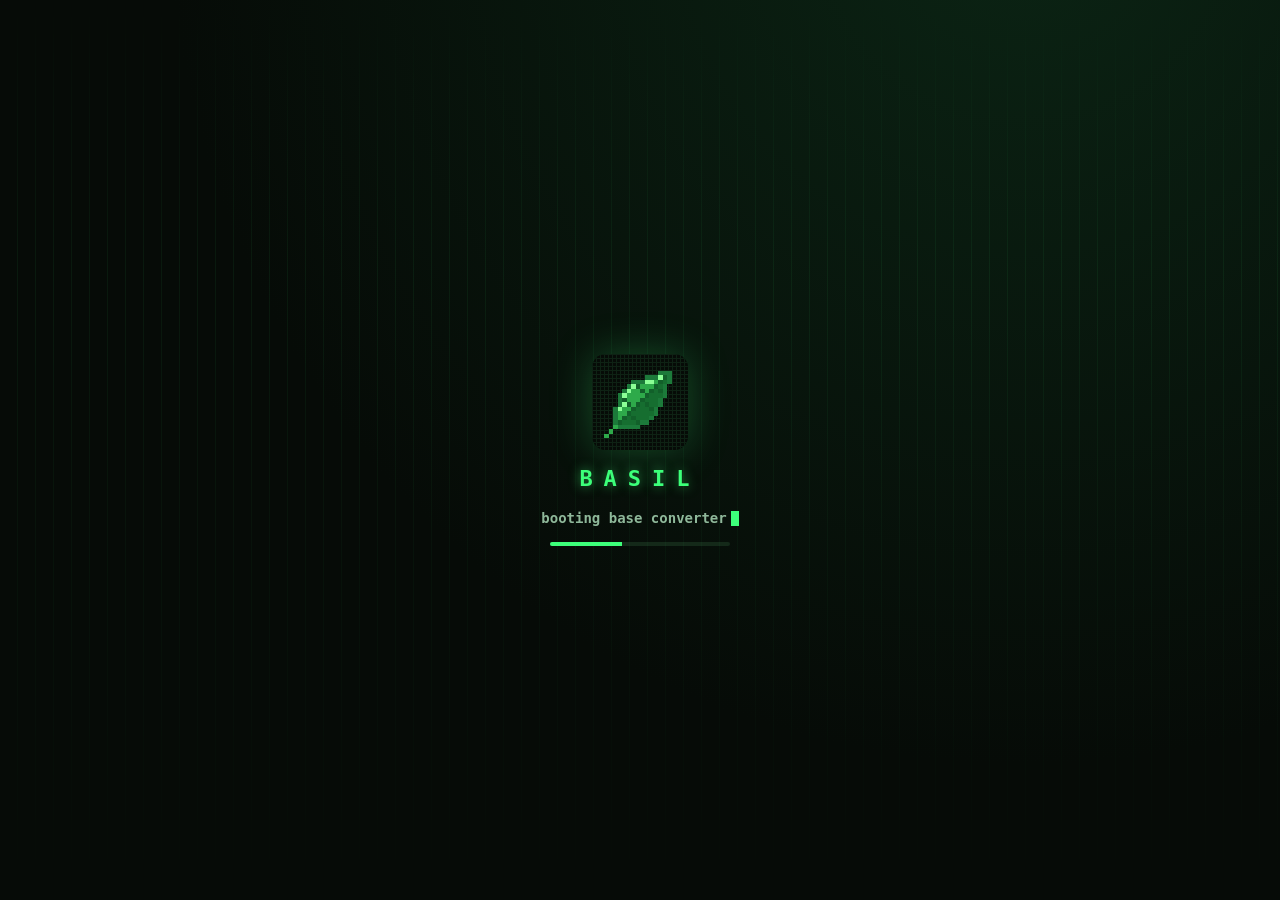
<file: web/index.html>
<!DOCTYPE html>
<html lang="it">
<head>
  <base href="$FLUTTER_BASE_HREF">
  <meta charset="UTF-8">
  <meta name="viewport" content="width=device-width, initial-scale=1, viewport-fit=cover">
  <title>Basil · base converter · convertitore di basi</title>
  <meta name="description" content="Convertitore di basi numeriche (binario, ottale, decimale, esadecimale e basi da 2 a 36) con spiegazioni passo passo, calcolatrice in qualsiasi base, lezioni ed esercizi a tempo. Number base converter with step by step explanations, a calculator for any base, lessons and timed exercises.">
  <meta name="color-scheme" content="dark light">
  <meta name="theme-color" content="#060B07" media="(prefers-color-scheme: dark)">
  <meta name="theme-color" content="#F2F8F0" media="(prefers-color-scheme: light)">
  <meta name="referrer" content="no-referrer">
  <meta name="robots" content="index, follow">

  <meta property="og:type" content="website">
  <meta property="og:title" content="Basil · base converter">
  <meta property="og:description" content="Binary, octal, decimal, hex and any base from 2 to 36, with step by step explanations, lessons and timed exercises.">
  <meta property="og:image" content="icons/og-image.png">
  <meta name="twitter:card" content="summary_large_image">

  <meta name="mobile-web-app-capable" content="yes">
  <meta name="apple-mobile-web-app-capable" content="yes">
  <meta name="apple-mobile-web-app-status-bar-style" content="black-translucent">
  <meta name="apple-mobile-web-app-title" content="Basil">
  <link rel="apple-touch-icon" href="icons/apple-touch-icon.png">
  <link rel="icon" type="image/png" href="favicon.png">
  <link rel="manifest" href="manifest.json">
  <link rel="stylesheet" href="splash.css">
</head>
<body>
  <div id="splash" role="status" aria-live="polite">
    <div class="rain" aria-hidden="true"></div>
    <img class="leaf" src="icons/Icon-192.png" width="96" height="96" alt="">
    <div class="name">BASIL</div>
    <div class="boot"><span class="type">booting base converter</span><span class="cursor"></span></div>
    <div class="bar"><i></i></div>
  </div>
  <noscript>
    <div class="noscript">
      <h1>Basil</h1>
      <p>Basil needs JavaScript to run. / Basil richiede JavaScript.</p>
      <p><a href="privacy.html">Privacy</a> · <a href="terms.html">Terms / Termini</a></p>
    </div>
  </noscript>
  <script src="flutter_bootstrap.js" async></script>
</body>
</html>
</file>
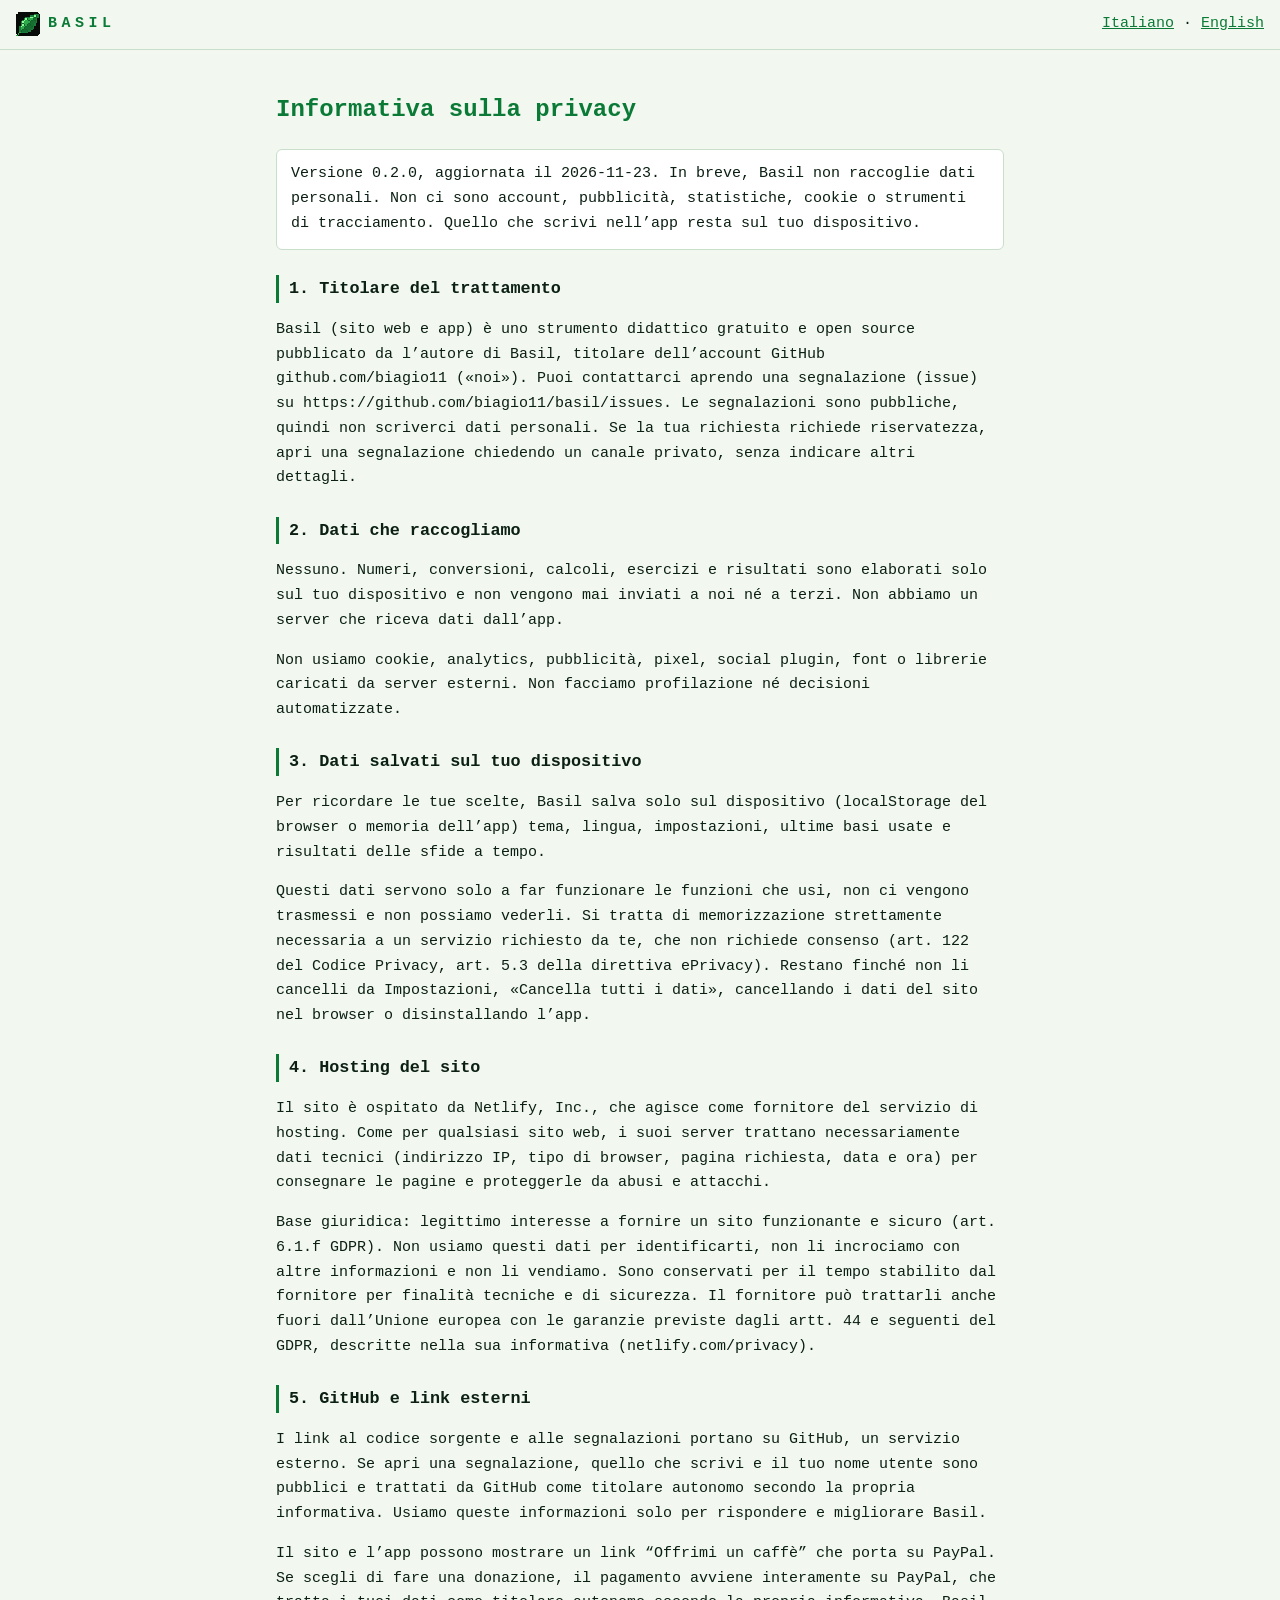
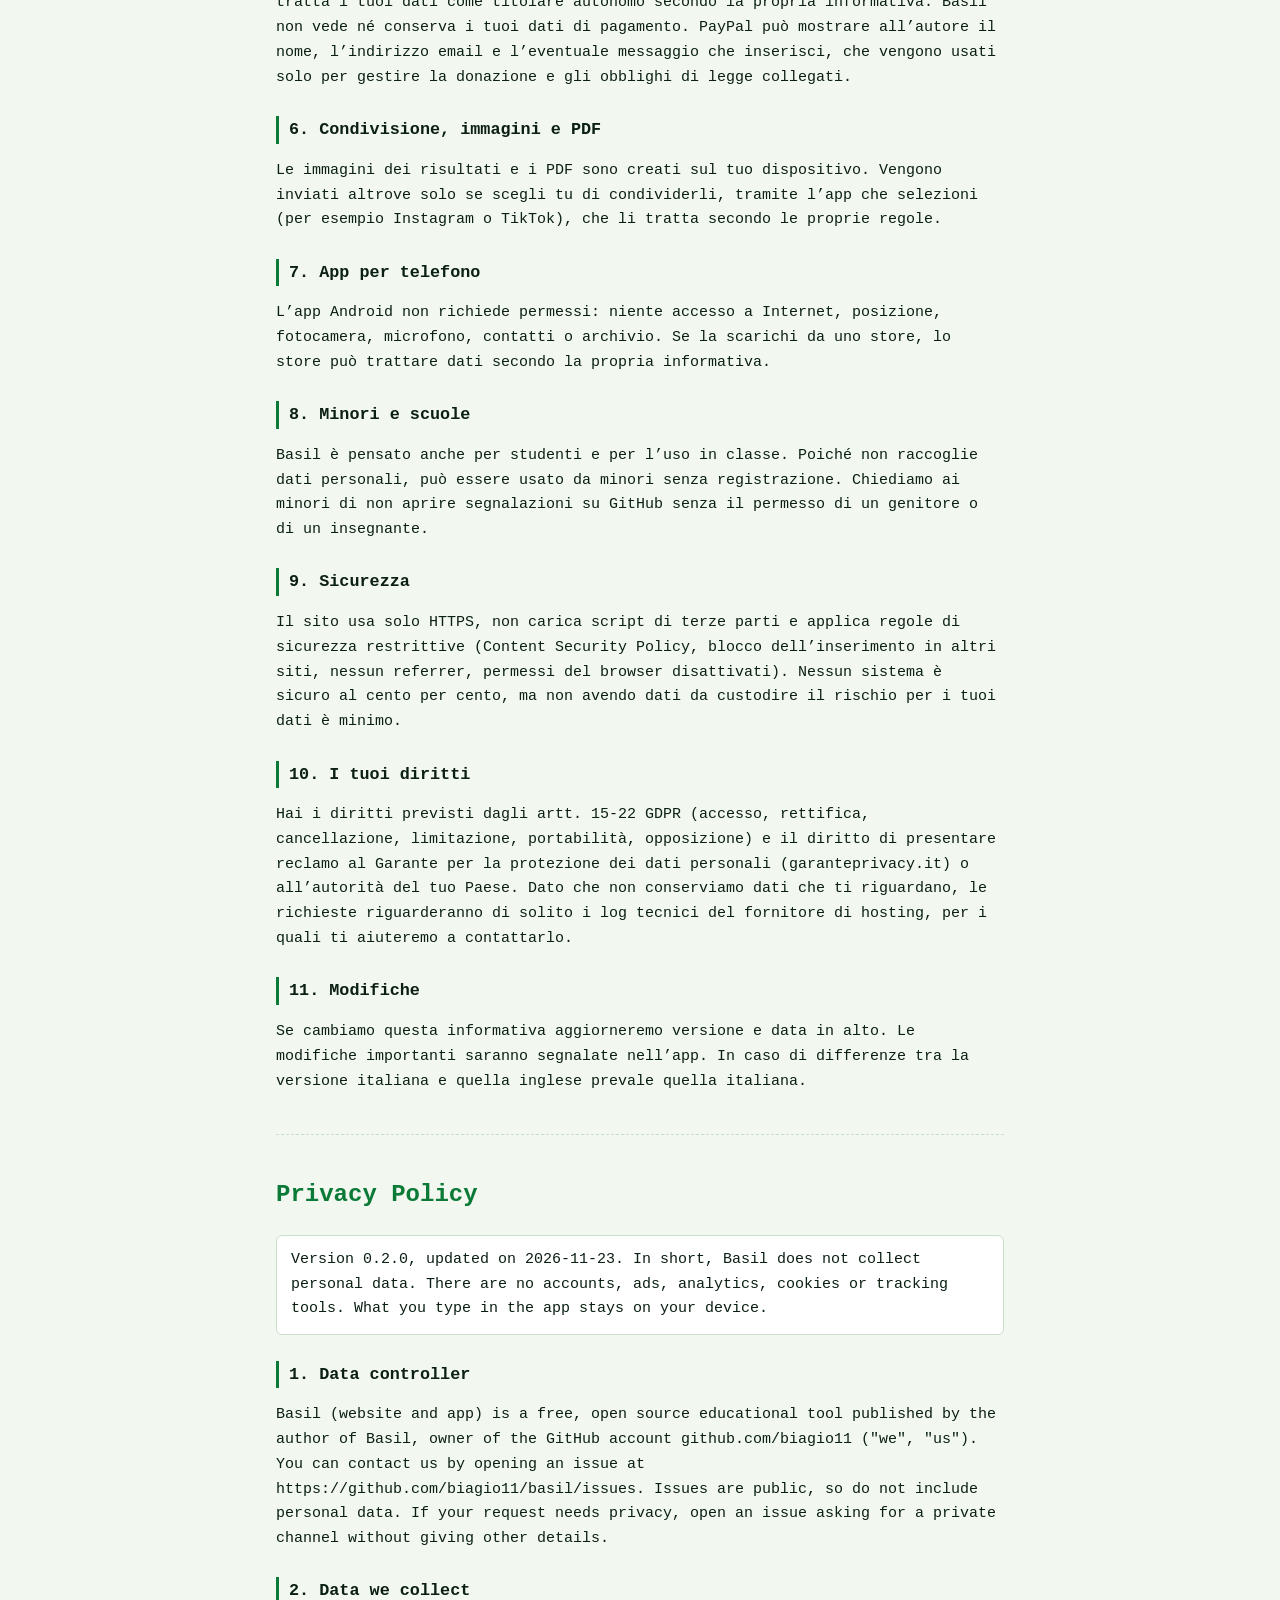
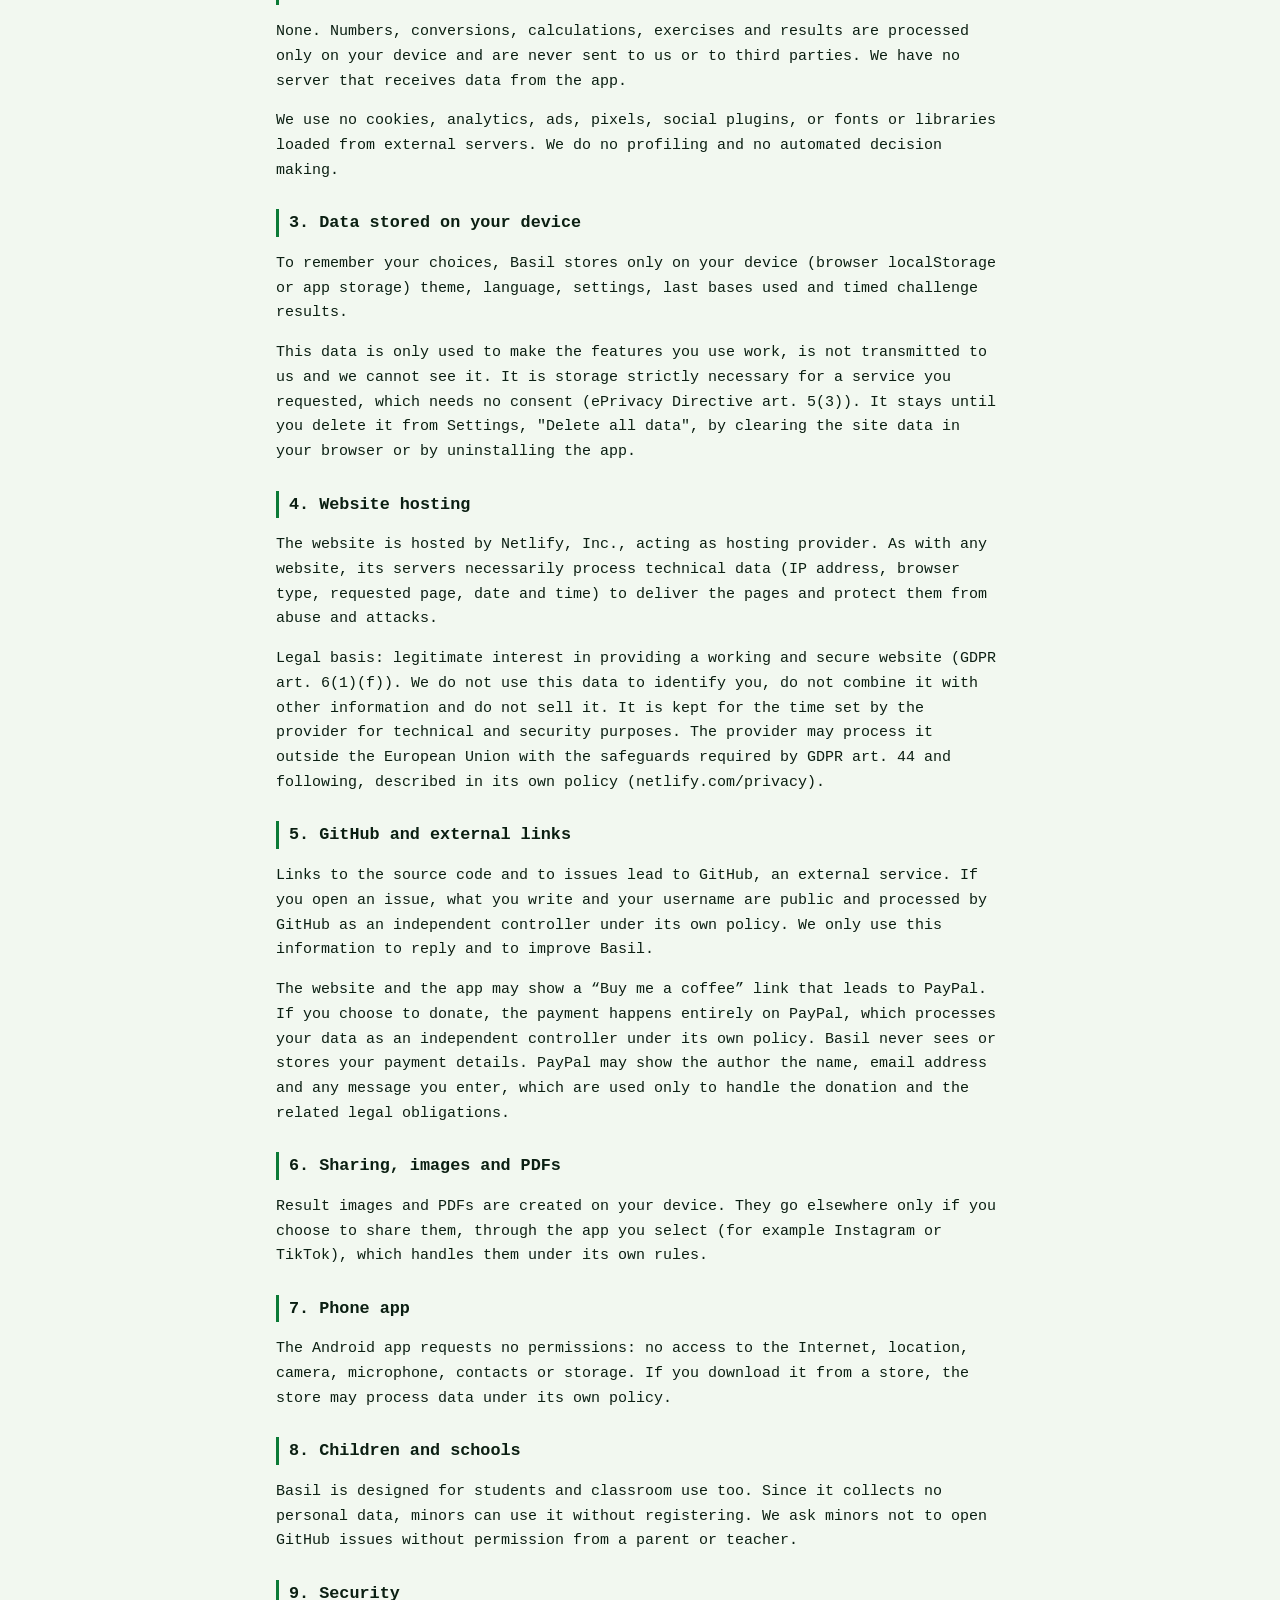
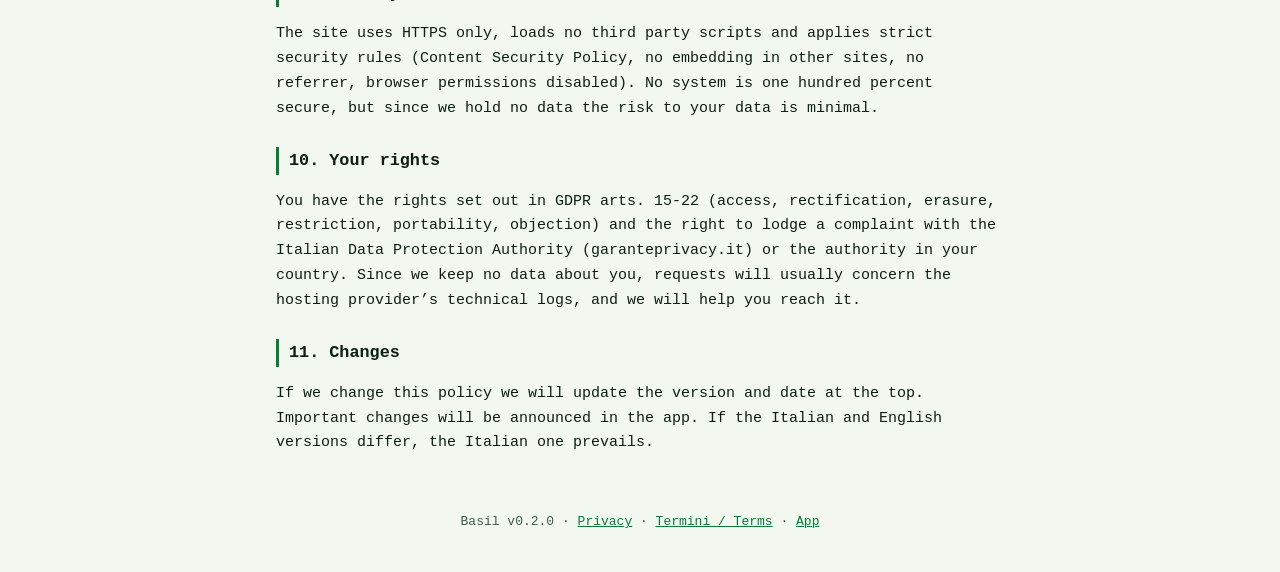
<file: web/privacy.html>
<!DOCTYPE html>
<html lang="it">
<head>
<meta charset="UTF-8">
<meta name="viewport" content="width=device-width, initial-scale=1">
<title>Basil · Informativa sulla privacy / Privacy Policy</title>
<meta name="referrer" content="no-referrer">
<meta name="color-scheme" content="dark light">
<link rel="icon" type="image/png" href="favicon.png">
<link rel="stylesheet" href="legal.css">
</head>
<body>
<header><a class="brand" href="./"><img src="favicon.png" width="24" height="24" alt=""> BASIL</a>
<nav><a href="#it">Italiano</a> · <a href="#en">English</a></nav></header>
<main>
<section lang="it" id="it">
<h1>Informativa sulla privacy</h1>
<p class="intro">Versione 0.2.0, aggiornata il 2026-11-23. In breve, Basil non raccoglie dati personali. Non ci sono account, pubblicità, statistiche, cookie o strumenti di tracciamento. Quello che scrivi nell’app resta sul tuo dispositivo.</p>
<h2>1. Titolare del trattamento</h2>
<p>Basil (sito web e app) è uno strumento didattico gratuito e open source pubblicato da l’autore di Basil, titolare dell’account GitHub github.com/biagio11 («noi»). Puoi contattarci aprendo una segnalazione (issue) su https://github.com/biagio11/basil/issues. Le segnalazioni sono pubbliche, quindi non scriverci dati personali. Se la tua richiesta richiede riservatezza, apri una segnalazione chiedendo un canale privato, senza indicare altri dettagli.</p>
<h2>2. Dati che raccogliamo</h2>
<p>Nessuno. Numeri, conversioni, calcoli, esercizi e risultati sono elaborati solo sul tuo dispositivo e non vengono mai inviati a noi né a terzi. Non abbiamo un server che riceva dati dall’app.</p>
<p>Non usiamo cookie, analytics, pubblicità, pixel, social plugin, font o librerie caricati da server esterni. Non facciamo profilazione né decisioni automatizzate.</p>
<h2>3. Dati salvati sul tuo dispositivo</h2>
<p>Per ricordare le tue scelte, Basil salva solo sul dispositivo (localStorage del browser o memoria dell’app) tema, lingua, impostazioni, ultime basi usate e risultati delle sfide a tempo.</p>
<p>Questi dati servono solo a far funzionare le funzioni che usi, non ci vengono trasmessi e non possiamo vederli. Si tratta di memorizzazione strettamente necessaria a un servizio richiesto da te, che non richiede consenso (art. 122 del Codice Privacy, art. 5.3 della direttiva ePrivacy). Restano finché non li cancelli da Impostazioni, «Cancella tutti i dati», cancellando i dati del sito nel browser o disinstallando l’app.</p>
<h2>4. Hosting del sito</h2>
<p>Il sito è ospitato da Netlify, Inc., che agisce come fornitore del servizio di hosting. Come per qualsiasi sito web, i suoi server trattano necessariamente dati tecnici (indirizzo IP, tipo di browser, pagina richiesta, data e ora) per consegnare le pagine e proteggerle da abusi e attacchi.</p>
<p>Base giuridica: legittimo interesse a fornire un sito funzionante e sicuro (art. 6.1.f GDPR). Non usiamo questi dati per identificarti, non li incrociamo con altre informazioni e non li vendiamo. Sono conservati per il tempo stabilito dal fornitore per finalità tecniche e di sicurezza. Il fornitore può trattarli anche fuori dall’Unione europea con le garanzie previste dagli artt. 44 e seguenti del GDPR, descritte nella sua informativa (netlify.com/privacy).</p>
<h2>5. GitHub e link esterni</h2>
<p>I link al codice sorgente e alle segnalazioni portano su GitHub, un servizio esterno. Se apri una segnalazione, quello che scrivi e il tuo nome utente sono pubblici e trattati da GitHub come titolare autonomo secondo la propria informativa. Usiamo queste informazioni solo per rispondere e migliorare Basil.</p>
<p>Il sito e l’app possono mostrare un link “Offrimi un caffè” che porta su PayPal. Se scegli di fare una donazione, il pagamento avviene interamente su PayPal, che tratta i tuoi dati come titolare autonomo secondo la propria informativa. Basil non vede né conserva i tuoi dati di pagamento. PayPal può mostrare all’autore il nome, l’indirizzo email e l’eventuale messaggio che inserisci, che vengono usati solo per gestire la donazione e gli obblighi di legge collegati.</p>
<h2>6. Condivisione, immagini e PDF</h2>
<p>Le immagini dei risultati e i PDF sono creati sul tuo dispositivo. Vengono inviati altrove solo se scegli tu di condividerli, tramite l’app che selezioni (per esempio Instagram o TikTok), che li tratta secondo le proprie regole.</p>
<h2>7. App per telefono</h2>
<p>L’app Android non richiede permessi: niente accesso a Internet, posizione, fotocamera, microfono, contatti o archivio. Se la scarichi da uno store, lo store può trattare dati secondo la propria informativa.</p>
<h2>8. Minori e scuole</h2>
<p>Basil è pensato anche per studenti e per l’uso in classe. Poiché non raccoglie dati personali, può essere usato da minori senza registrazione. Chiediamo ai minori di non aprire segnalazioni su GitHub senza il permesso di un genitore o di un insegnante.</p>
<h2>9. Sicurezza</h2>
<p>Il sito usa solo HTTPS, non carica script di terze parti e applica regole di sicurezza restrittive (Content Security Policy, blocco dell’inserimento in altri siti, nessun referrer, permessi del browser disattivati). Nessun sistema è sicuro al cento per cento, ma non avendo dati da custodire il rischio per i tuoi dati è minimo.</p>
<h2>10. I tuoi diritti</h2>
<p>Hai i diritti previsti dagli artt. 15-22 GDPR (accesso, rettifica, cancellazione, limitazione, portabilità, opposizione) e il diritto di presentare reclamo al Garante per la protezione dei dati personali (garanteprivacy.it) o all’autorità del tuo Paese. Dato che non conserviamo dati che ti riguardano, le richieste riguarderanno di solito i log tecnici del fornitore di hosting, per i quali ti aiuteremo a contattarlo.</p>
<h2>11. Modifiche</h2>
<p>Se cambiamo questa informativa aggiorneremo versione e data in alto. Le modifiche importanti saranno segnalate nell’app. In caso di differenze tra la versione italiana e quella inglese prevale quella italiana.</p>
</section>

<hr>
<section lang="en" id="en">
<h1>Privacy Policy</h1>
<p class="intro">Version 0.2.0, updated on 2026-11-23. In short, Basil does not collect personal data. There are no accounts, ads, analytics, cookies or tracking tools. What you type in the app stays on your device.</p>
<h2>1. Data controller</h2>
<p>Basil (website and app) is a free, open source educational tool published by the author of Basil, owner of the GitHub account github.com/biagio11 (&quot;we&quot;, &quot;us&quot;). You can contact us by opening an issue at https://github.com/biagio11/basil/issues. Issues are public, so do not include personal data. If your request needs privacy, open an issue asking for a private channel without giving other details.</p>
<h2>2. Data we collect</h2>
<p>None. Numbers, conversions, calculations, exercises and results are processed only on your device and are never sent to us or to third parties. We have no server that receives data from the app.</p>
<p>We use no cookies, analytics, ads, pixels, social plugins, or fonts or libraries loaded from external servers. We do no profiling and no automated decision making.</p>
<h2>3. Data stored on your device</h2>
<p>To remember your choices, Basil stores only on your device (browser localStorage or app storage) theme, language, settings, last bases used and timed challenge results.</p>
<p>This data is only used to make the features you use work, is not transmitted to us and we cannot see it. It is storage strictly necessary for a service you requested, which needs no consent (ePrivacy Directive art. 5(3)). It stays until you delete it from Settings, &quot;Delete all data&quot;, by clearing the site data in your browser or by uninstalling the app.</p>
<h2>4. Website hosting</h2>
<p>The website is hosted by Netlify, Inc., acting as hosting provider. As with any website, its servers necessarily process technical data (IP address, browser type, requested page, date and time) to deliver the pages and protect them from abuse and attacks.</p>
<p>Legal basis: legitimate interest in providing a working and secure website (GDPR art. 6(1)(f)). We do not use this data to identify you, do not combine it with other information and do not sell it. It is kept for the time set by the provider for technical and security purposes. The provider may process it outside the European Union with the safeguards required by GDPR art. 44 and following, described in its own policy (netlify.com/privacy).</p>
<h2>5. GitHub and external links</h2>
<p>Links to the source code and to issues lead to GitHub, an external service. If you open an issue, what you write and your username are public and processed by GitHub as an independent controller under its own policy. We only use this information to reply and to improve Basil.</p>
<p>The website and the app may show a “Buy me a coffee” link that leads to PayPal. If you choose to donate, the payment happens entirely on PayPal, which processes your data as an independent controller under its own policy. Basil never sees or stores your payment details. PayPal may show the author the name, email address and any message you enter, which are used only to handle the donation and the related legal obligations.</p>
<h2>6. Sharing, images and PDFs</h2>
<p>Result images and PDFs are created on your device. They go elsewhere only if you choose to share them, through the app you select (for example Instagram or TikTok), which handles them under its own rules.</p>
<h2>7. Phone app</h2>
<p>The Android app requests no permissions: no access to the Internet, location, camera, microphone, contacts or storage. If you download it from a store, the store may process data under its own policy.</p>
<h2>8. Children and schools</h2>
<p>Basil is designed for students and classroom use too. Since it collects no personal data, minors can use it without registering. We ask minors not to open GitHub issues without permission from a parent or teacher.</p>
<h2>9. Security</h2>
<p>The site uses HTTPS only, loads no third party scripts and applies strict security rules (Content Security Policy, no embedding in other sites, no referrer, browser permissions disabled). No system is one hundred percent secure, but since we hold no data the risk to your data is minimal.</p>
<h2>10. Your rights</h2>
<p>You have the rights set out in GDPR arts. 15-22 (access, rectification, erasure, restriction, portability, objection) and the right to lodge a complaint with the Italian Data Protection Authority (garanteprivacy.it) or the authority in your country. Since we keep no data about you, requests will usually concern the hosting provider’s technical logs, and we will help you reach it.</p>
<h2>11. Changes</h2>
<p>If we change this policy we will update the version and date at the top. Important changes will be announced in the app. If the Italian and English versions differ, the Italian one prevails.</p>
</section>

</main>
<footer>Basil v0.2.0 · <a href="privacy.html">Privacy</a> · <a href="terms.html">Termini / Terms</a> · <a href="./">App</a></footer>
</body>
</html>
</file>
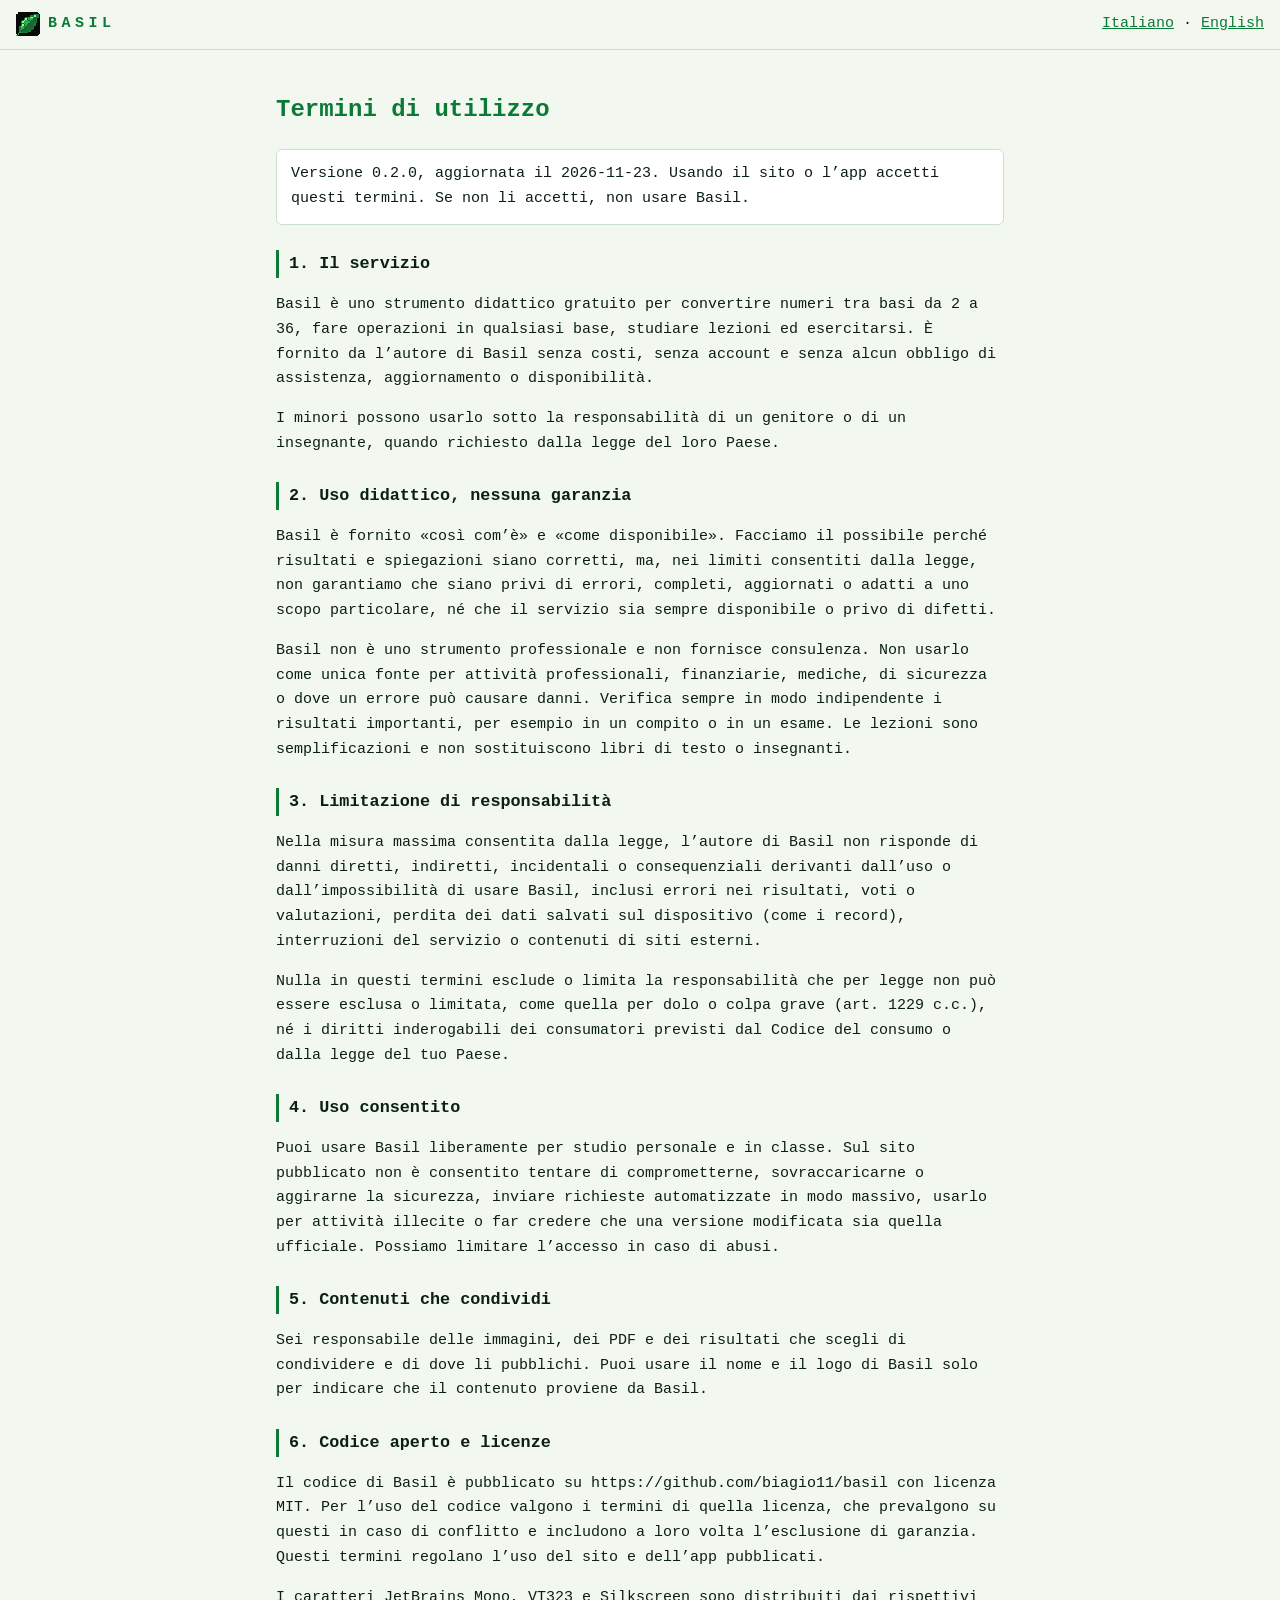
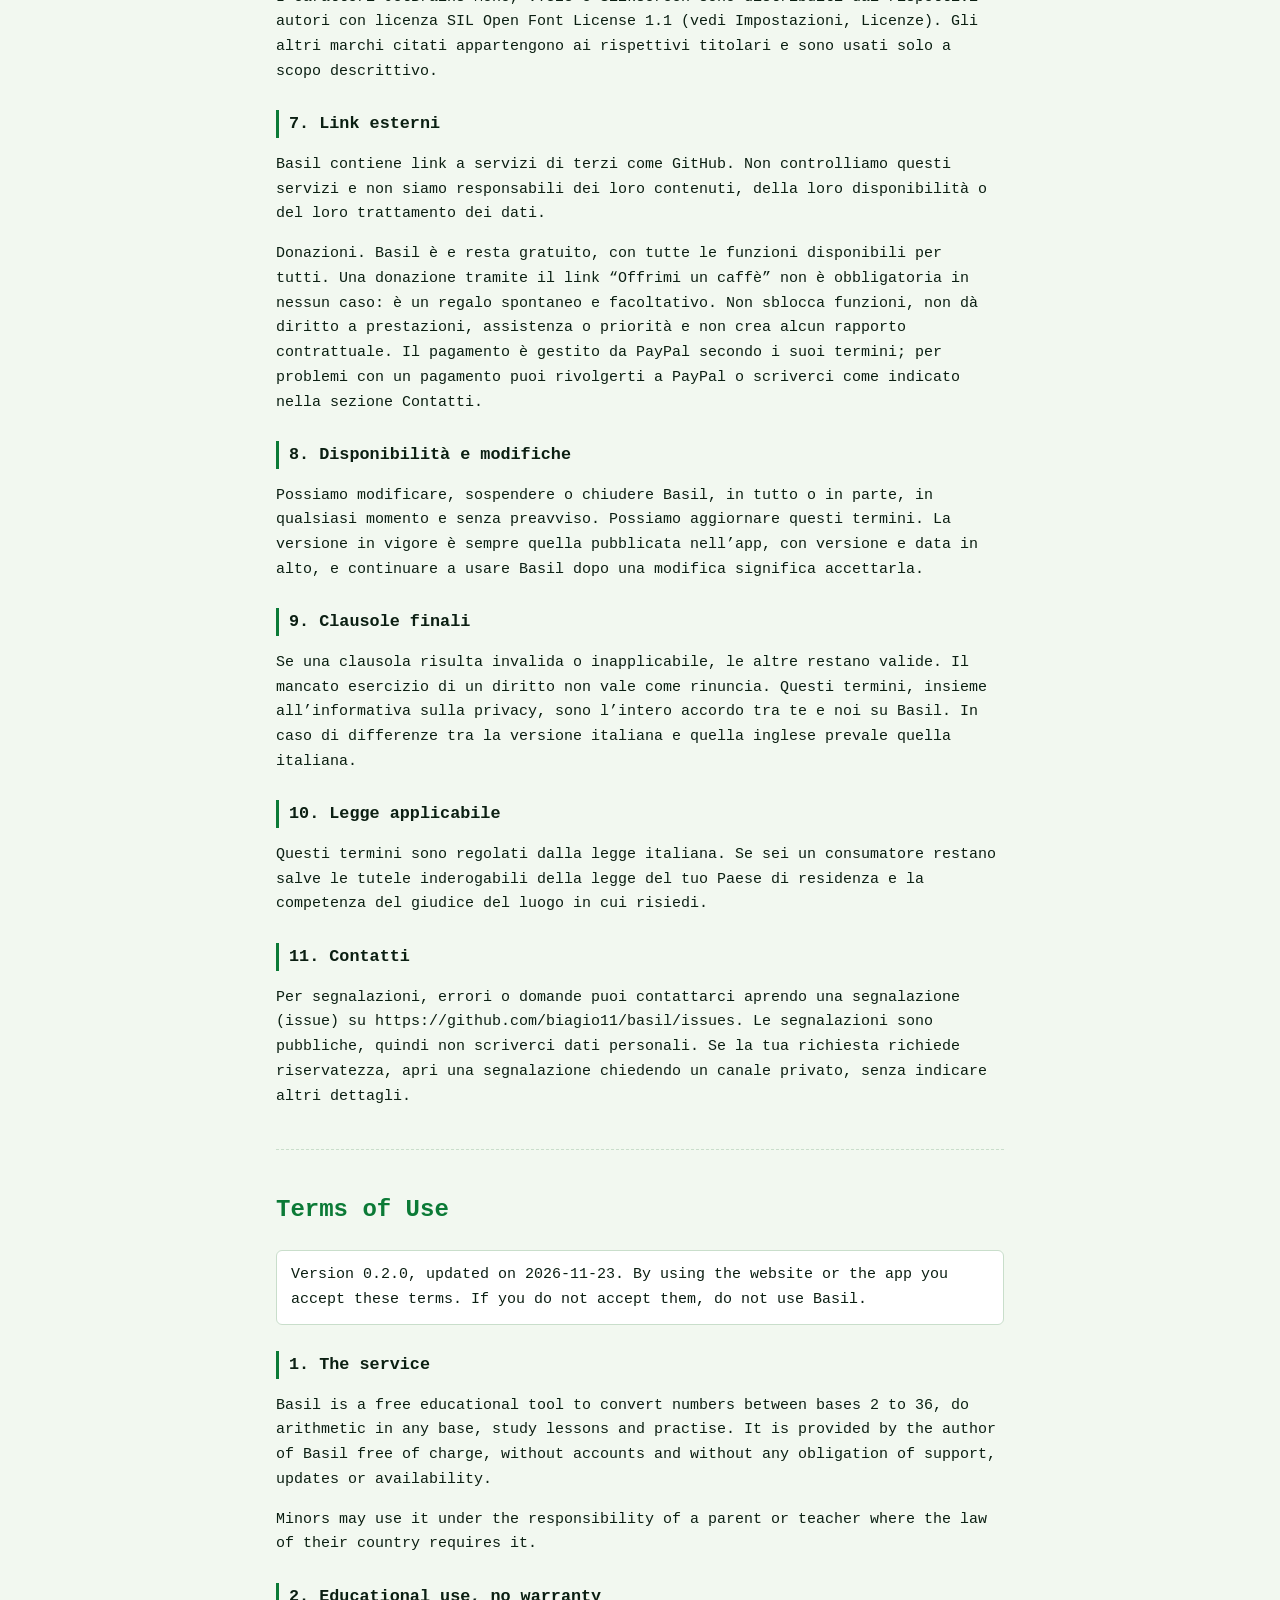
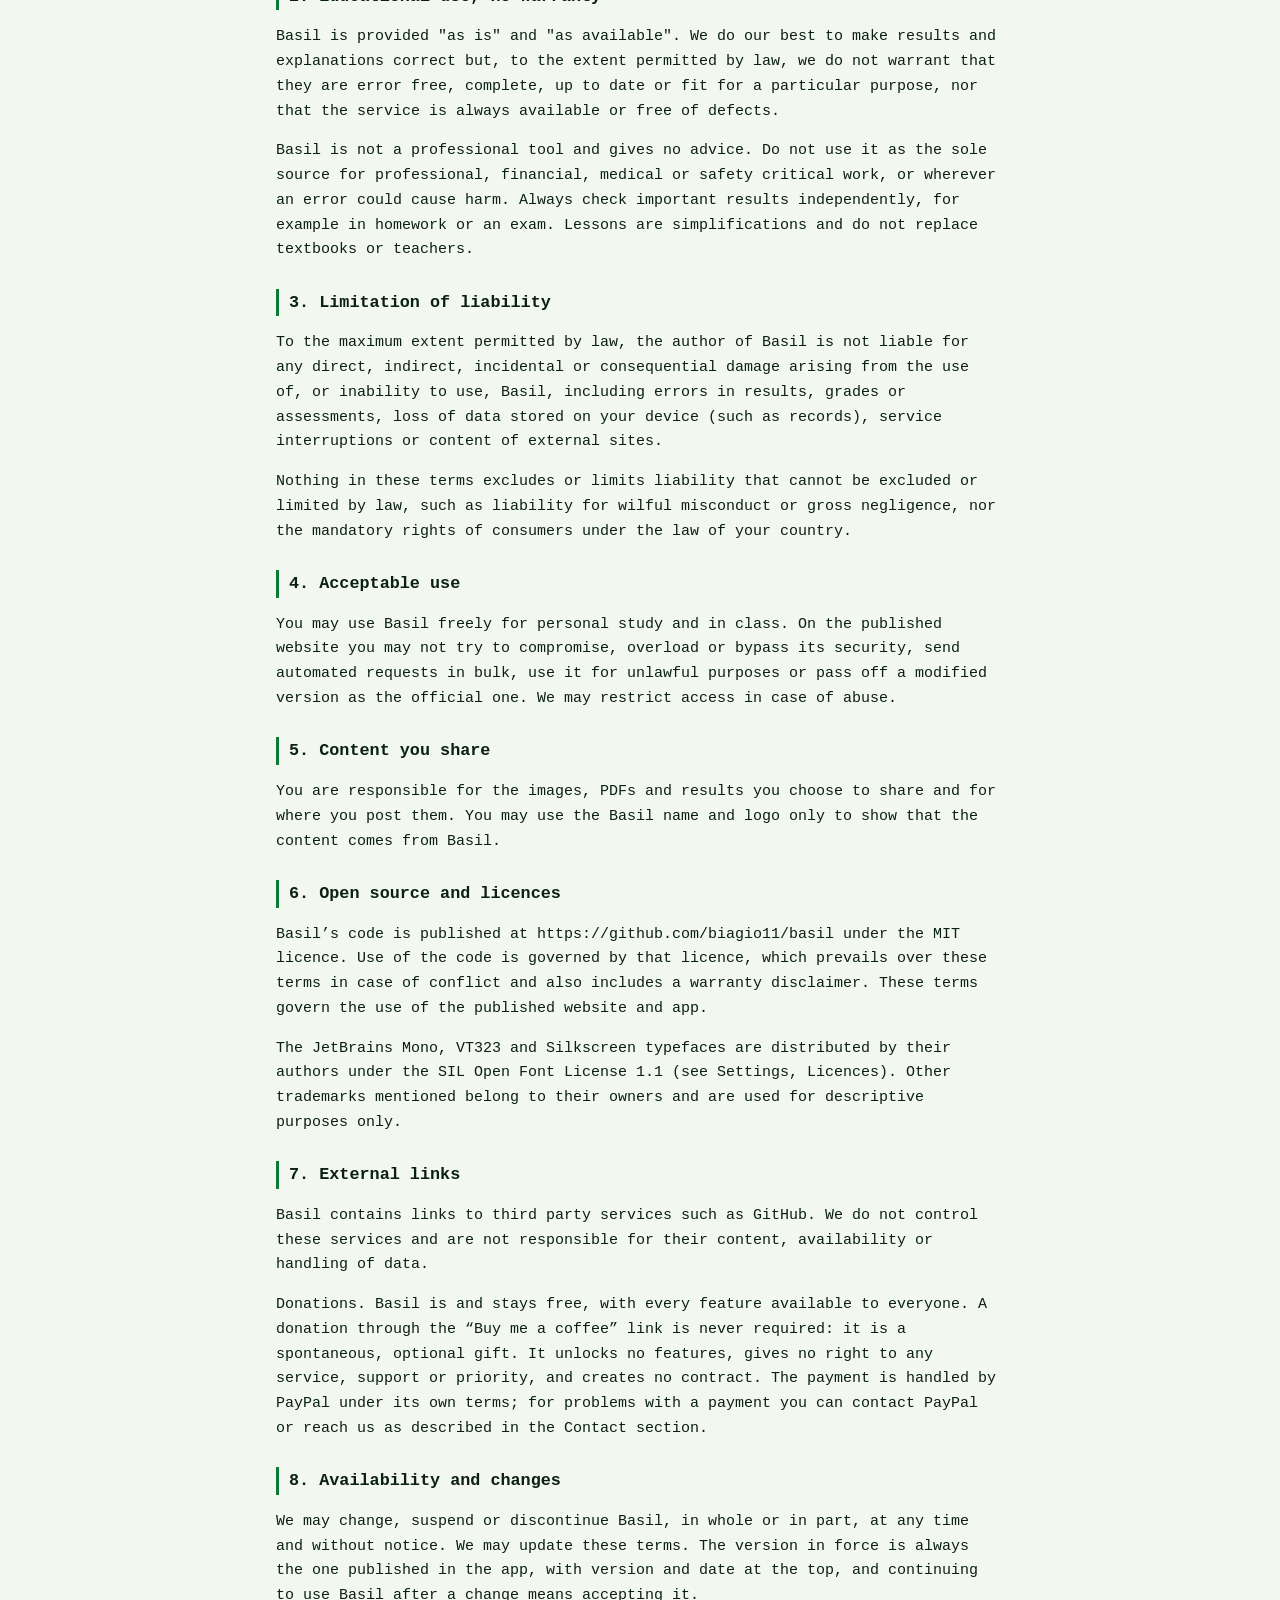
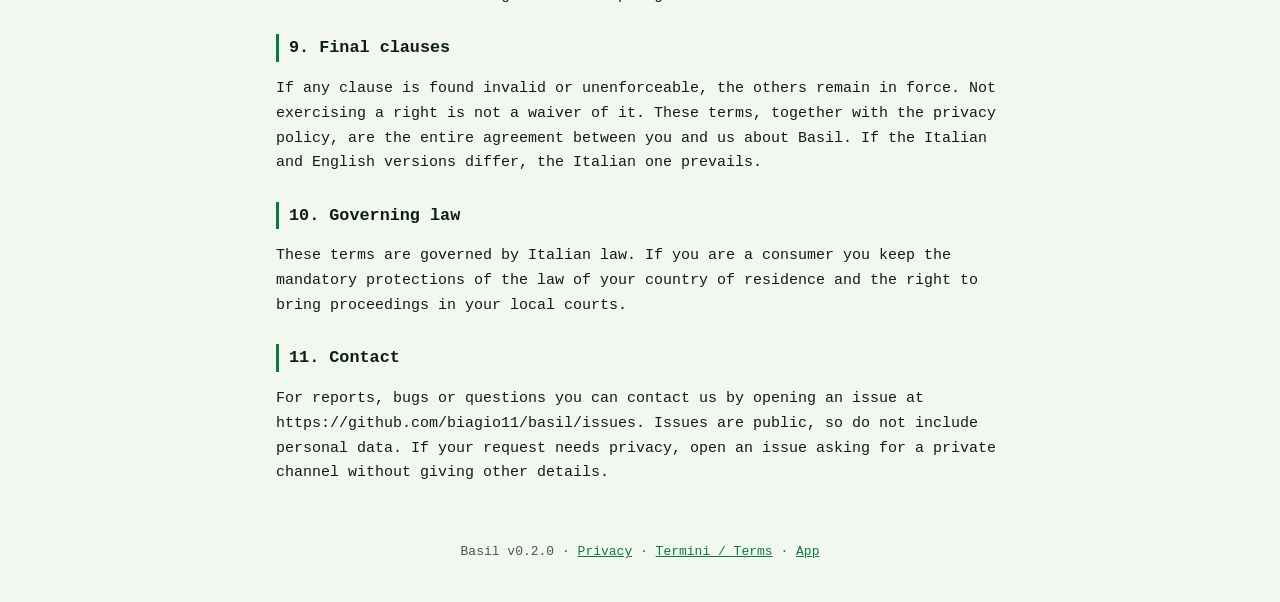
<file: web/terms.html>
<!DOCTYPE html>
<html lang="it">
<head>
<meta charset="UTF-8">
<meta name="viewport" content="width=device-width, initial-scale=1">
<title>Basil · Termini di utilizzo / Terms of Use</title>
<meta name="referrer" content="no-referrer">
<meta name="color-scheme" content="dark light">
<link rel="icon" type="image/png" href="favicon.png">
<link rel="stylesheet" href="legal.css">
</head>
<body>
<header><a class="brand" href="./"><img src="favicon.png" width="24" height="24" alt=""> BASIL</a>
<nav><a href="#it">Italiano</a> · <a href="#en">English</a></nav></header>
<main>
<section lang="it" id="it">
<h1>Termini di utilizzo</h1>
<p class="intro">Versione 0.2.0, aggiornata il 2026-11-23. Usando il sito o l’app accetti questi termini. Se non li accetti, non usare Basil.</p>
<h2>1. Il servizio</h2>
<p>Basil è uno strumento didattico gratuito per convertire numeri tra basi da 2 a 36, fare operazioni in qualsiasi base, studiare lezioni ed esercitarsi. È fornito da l’autore di Basil senza costi, senza account e senza alcun obbligo di assistenza, aggiornamento o disponibilità.</p>
<p>I minori possono usarlo sotto la responsabilità di un genitore o di un insegnante, quando richiesto dalla legge del loro Paese.</p>
<h2>2. Uso didattico, nessuna garanzia</h2>
<p>Basil è fornito «così com’è» e «come disponibile». Facciamo il possibile perché risultati e spiegazioni siano corretti, ma, nei limiti consentiti dalla legge, non garantiamo che siano privi di errori, completi, aggiornati o adatti a uno scopo particolare, né che il servizio sia sempre disponibile o privo di difetti.</p>
<p>Basil non è uno strumento professionale e non fornisce consulenza. Non usarlo come unica fonte per attività professionali, finanziarie, mediche, di sicurezza o dove un errore può causare danni. Verifica sempre in modo indipendente i risultati importanti, per esempio in un compito o in un esame. Le lezioni sono semplificazioni e non sostituiscono libri di testo o insegnanti.</p>
<h2>3. Limitazione di responsabilità</h2>
<p>Nella misura massima consentita dalla legge, l’autore di Basil non risponde di danni diretti, indiretti, incidentali o consequenziali derivanti dall’uso o dall’impossibilità di usare Basil, inclusi errori nei risultati, voti o valutazioni, perdita dei dati salvati sul dispositivo (come i record), interruzioni del servizio o contenuti di siti esterni.</p>
<p>Nulla in questi termini esclude o limita la responsabilità che per legge non può essere esclusa o limitata, come quella per dolo o colpa grave (art. 1229 c.c.), né i diritti inderogabili dei consumatori previsti dal Codice del consumo o dalla legge del tuo Paese.</p>
<h2>4. Uso consentito</h2>
<p>Puoi usare Basil liberamente per studio personale e in classe. Sul sito pubblicato non è consentito tentare di comprometterne, sovraccaricarne o aggirarne la sicurezza, inviare richieste automatizzate in modo massivo, usarlo per attività illecite o far credere che una versione modificata sia quella ufficiale. Possiamo limitare l’accesso in caso di abusi.</p>
<h2>5. Contenuti che condividi</h2>
<p>Sei responsabile delle immagini, dei PDF e dei risultati che scegli di condividere e di dove li pubblichi. Puoi usare il nome e il logo di Basil solo per indicare che il contenuto proviene da Basil.</p>
<h2>6. Codice aperto e licenze</h2>
<p>Il codice di Basil è pubblicato su https://github.com/biagio11/basil con licenza MIT. Per l’uso del codice valgono i termini di quella licenza, che prevalgono su questi in caso di conflitto e includono a loro volta l’esclusione di garanzia. Questi termini regolano l’uso del sito e dell’app pubblicati.</p>
<p>I caratteri JetBrains Mono, VT323 e Silkscreen sono distribuiti dai rispettivi autori con licenza SIL Open Font License 1.1 (vedi Impostazioni, Licenze). Gli altri marchi citati appartengono ai rispettivi titolari e sono usati solo a scopo descrittivo.</p>
<h2>7. Link esterni</h2>
<p>Basil contiene link a servizi di terzi come GitHub. Non controlliamo questi servizi e non siamo responsabili dei loro contenuti, della loro disponibilità o del loro trattamento dei dati.</p>
<p>Donazioni. Basil è e resta gratuito, con tutte le funzioni disponibili per tutti. Una donazione tramite il link “Offrimi un caffè” non è obbligatoria in nessun caso: è un regalo spontaneo e facoltativo. Non sblocca funzioni, non dà diritto a prestazioni, assistenza o priorità e non crea alcun rapporto contrattuale. Il pagamento è gestito da PayPal secondo i suoi termini; per problemi con un pagamento puoi rivolgerti a PayPal o scriverci come indicato nella sezione Contatti.</p>
<h2>8. Disponibilità e modifiche</h2>
<p>Possiamo modificare, sospendere o chiudere Basil, in tutto o in parte, in qualsiasi momento e senza preavviso. Possiamo aggiornare questi termini. La versione in vigore è sempre quella pubblicata nell’app, con versione e data in alto, e continuare a usare Basil dopo una modifica significa accettarla.</p>
<h2>9. Clausole finali</h2>
<p>Se una clausola risulta invalida o inapplicabile, le altre restano valide. Il mancato esercizio di un diritto non vale come rinuncia. Questi termini, insieme all’informativa sulla privacy, sono l’intero accordo tra te e noi su Basil. In caso di differenze tra la versione italiana e quella inglese prevale quella italiana.</p>
<h2>10. Legge applicabile</h2>
<p>Questi termini sono regolati dalla legge italiana. Se sei un consumatore restano salve le tutele inderogabili della legge del tuo Paese di residenza e la competenza del giudice del luogo in cui risiedi.</p>
<h2>11. Contatti</h2>
<p>Per segnalazioni, errori o domande puoi contattarci aprendo una segnalazione (issue) su https://github.com/biagio11/basil/issues. Le segnalazioni sono pubbliche, quindi non scriverci dati personali. Se la tua richiesta richiede riservatezza, apri una segnalazione chiedendo un canale privato, senza indicare altri dettagli.</p>
</section>

<hr>
<section lang="en" id="en">
<h1>Terms of Use</h1>
<p class="intro">Version 0.2.0, updated on 2026-11-23. By using the website or the app you accept these terms. If you do not accept them, do not use Basil.</p>
<h2>1. The service</h2>
<p>Basil is a free educational tool to convert numbers between bases 2 to 36, do arithmetic in any base, study lessons and practise. It is provided by the author of Basil free of charge, without accounts and without any obligation of support, updates or availability.</p>
<p>Minors may use it under the responsibility of a parent or teacher where the law of their country requires it.</p>
<h2>2. Educational use, no warranty</h2>
<p>Basil is provided &quot;as is&quot; and &quot;as available&quot;. We do our best to make results and explanations correct but, to the extent permitted by law, we do not warrant that they are error free, complete, up to date or fit for a particular purpose, nor that the service is always available or free of defects.</p>
<p>Basil is not a professional tool and gives no advice. Do not use it as the sole source for professional, financial, medical or safety critical work, or wherever an error could cause harm. Always check important results independently, for example in homework or an exam. Lessons are simplifications and do not replace textbooks or teachers.</p>
<h2>3. Limitation of liability</h2>
<p>To the maximum extent permitted by law, the author of Basil is not liable for any direct, indirect, incidental or consequential damage arising from the use of, or inability to use, Basil, including errors in results, grades or assessments, loss of data stored on your device (such as records), service interruptions or content of external sites.</p>
<p>Nothing in these terms excludes or limits liability that cannot be excluded or limited by law, such as liability for wilful misconduct or gross negligence, nor the mandatory rights of consumers under the law of your country.</p>
<h2>4. Acceptable use</h2>
<p>You may use Basil freely for personal study and in class. On the published website you may not try to compromise, overload or bypass its security, send automated requests in bulk, use it for unlawful purposes or pass off a modified version as the official one. We may restrict access in case of abuse.</p>
<h2>5. Content you share</h2>
<p>You are responsible for the images, PDFs and results you choose to share and for where you post them. You may use the Basil name and logo only to show that the content comes from Basil.</p>
<h2>6. Open source and licences</h2>
<p>Basil’s code is published at https://github.com/biagio11/basil under the MIT licence. Use of the code is governed by that licence, which prevails over these terms in case of conflict and also includes a warranty disclaimer. These terms govern the use of the published website and app.</p>
<p>The JetBrains Mono, VT323 and Silkscreen typefaces are distributed by their authors under the SIL Open Font License 1.1 (see Settings, Licences). Other trademarks mentioned belong to their owners and are used for descriptive purposes only.</p>
<h2>7. External links</h2>
<p>Basil contains links to third party services such as GitHub. We do not control these services and are not responsible for their content, availability or handling of data.</p>
<p>Donations. Basil is and stays free, with every feature available to everyone. A donation through the “Buy me a coffee” link is never required: it is a spontaneous, optional gift. It unlocks no features, gives no right to any service, support or priority, and creates no contract. The payment is handled by PayPal under its own terms; for problems with a payment you can contact PayPal or reach us as described in the Contact section.</p>
<h2>8. Availability and changes</h2>
<p>We may change, suspend or discontinue Basil, in whole or in part, at any time and without notice. We may update these terms. The version in force is always the one published in the app, with version and date at the top, and continuing to use Basil after a change means accepting it.</p>
<h2>9. Final clauses</h2>
<p>If any clause is found invalid or unenforceable, the others remain in force. Not exercising a right is not a waiver of it. These terms, together with the privacy policy, are the entire agreement between you and us about Basil. If the Italian and English versions differ, the Italian one prevails.</p>
<h2>10. Governing law</h2>
<p>These terms are governed by Italian law. If you are a consumer you keep the mandatory protections of the law of your country of residence and the right to bring proceedings in your local courts.</p>
<h2>11. Contact</h2>
<p>For reports, bugs or questions you can contact us by opening an issue at https://github.com/biagio11/basil/issues. Issues are public, so do not include personal data. If your request needs privacy, open an issue asking for a private channel without giving other details.</p>
</section>

</main>
<footer>Basil v0.2.0 · <a href="privacy.html">Privacy</a> · <a href="terms.html">Termini / Terms</a> · <a href="./">App</a></footer>
</body>
</html>
</file>
<file: web/splash.css>
html, body { margin: 0; height: 100%; background: #060B07; }
@media (prefers-color-scheme: light) { html, body { background: #060B07; } }

#splash {
  position: fixed; inset: 0; z-index: 10;
  display: flex; flex-direction: column; align-items: center; justify-content: center; gap: 14px;
  background: radial-gradient(circle at 80% -10%, #0B2414 0%, #060B07 60%);
  color: #3DFF7A;
  font: 600 14px/1.4 ui-monospace, "Cascadia Mono", Menlo, Consolas, monospace;
  transition: opacity .45s ease, transform .45s ease;
  overflow: hidden;
}
#splash.out { opacity: 0; transform: scale(1.03); pointer-events: none; }

#splash .leaf {
  image-rendering: pixelated; image-rendering: crisp-edges;
  border-radius: 14px;
  box-shadow: 0 0 40px rgba(61, 255, 122, .25);
  animation: pop .6s cubic-bezier(.2, 1.4, .4, 1) both, float 3s ease-in-out .6s infinite;
}
#splash .name { letter-spacing: .5em; font-size: 22px; font-weight: 800; text-shadow: 0 0 12px rgba(61,255,122,.6); }
#splash .boot { color: #8FB89A; min-height: 20px; display: flex; align-items: center; }
#splash .type { display: inline-block; overflow: hidden; white-space: nowrap; width: 0; animation: type 1.2s steps(22) .3s forwards; }
#splash .cursor { display: inline-block; width: 8px; height: 15px; margin-left: 4px; background: #3DFF7A; animation: blink 1s steps(1) infinite; }
#splash .bar { width: 180px; height: 4px; background: #142919; border-radius: 2px; overflow: hidden; }
#splash .bar i { display: block; height: 100%; width: 40%; background: #3DFF7A; animation: load 1.1s ease-in-out infinite; }
#splash .rain {
  position: absolute; inset: 0; opacity: .12;
  background-image: repeating-linear-gradient(90deg, transparent 0 17px, rgba(61,255,122,.5) 17px 18px);
  -webkit-mask-image: linear-gradient(180deg, transparent, #000 30%, transparent);
          mask-image: linear-gradient(180deg, transparent, #000 30%, transparent);
  animation: rain 2.5s linear infinite;
}

@keyframes pop { from { transform: scale(.4); opacity: 0; } to { transform: scale(1); opacity: 1; } }
@keyframes float { 50% { transform: translateY(-6px); } }
@keyframes type { to { width: 22ch; } }
@keyframes blink { 50% { opacity: 0; } }
@keyframes load { 0% { transform: translateX(-100%); } 100% { transform: translateX(260%); } }
@keyframes rain { from { background-position-y: -200px; } to { background-position-y: 200px; } }

@media (prefers-reduced-motion: reduce) {
  #splash *, #splash { animation: none !important; transition: none !important; }
  #splash .type { width: auto; }
}

.noscript { color: #D3F8DA; font-family: ui-monospace, Menlo, Consolas, monospace; padding: 40px; }
.noscript a { color: #3DFF7A; }
</file>
<file: web/legal.css>
:root { --bg: #060B07; --panel: #0B150E; --fg: #D3F8DA; --muted: #8FB89A; --accent: #3DFF7A; --line: #1B3322; }
@media (prefers-color-scheme: light) {
  :root { --bg: #F2F8F0; --panel: #FFFFFF; --fg: #0B1F12; --muted: #41594A; --accent: #0B7A36; --line: #C9DECB; }
}
* { box-sizing: border-box; }
html { background: var(--bg); }
body { margin: 0; background: var(--bg); color: var(--fg); font: 15px/1.65 ui-monospace, "Cascadia Mono", Menlo, Consolas, monospace; }
header { position: sticky; top: 0; display: flex; justify-content: space-between; align-items: center; gap: 12px; padding: 12px 16px; background: var(--bg); border-bottom: 1px solid var(--line); }
.brand { display: flex; align-items: center; gap: 8px; color: var(--accent); font-weight: 800; letter-spacing: .3em; text-decoration: none; }
.brand img { image-rendering: pixelated; }
nav a, footer a { color: var(--accent); }
main { max-width: 760px; margin: 0 auto; padding: 16px; }
h1 { color: var(--accent); font-size: 1.5rem; margin-top: 1.5rem; }
h2 { font-size: 1.05rem; margin-top: 1.6rem; border-left: 3px solid var(--accent); padding-left: 10px; }
.intro { background: var(--panel); border: 1px solid var(--line); padding: 12px 14px; border-radius: 6px; }
hr { border: 0; border-top: 1px dashed var(--line); margin: 40px 0; }
footer { text-align: center; color: var(--muted); padding: 24px 16px 40px; font-size: 13px; }
</file>
